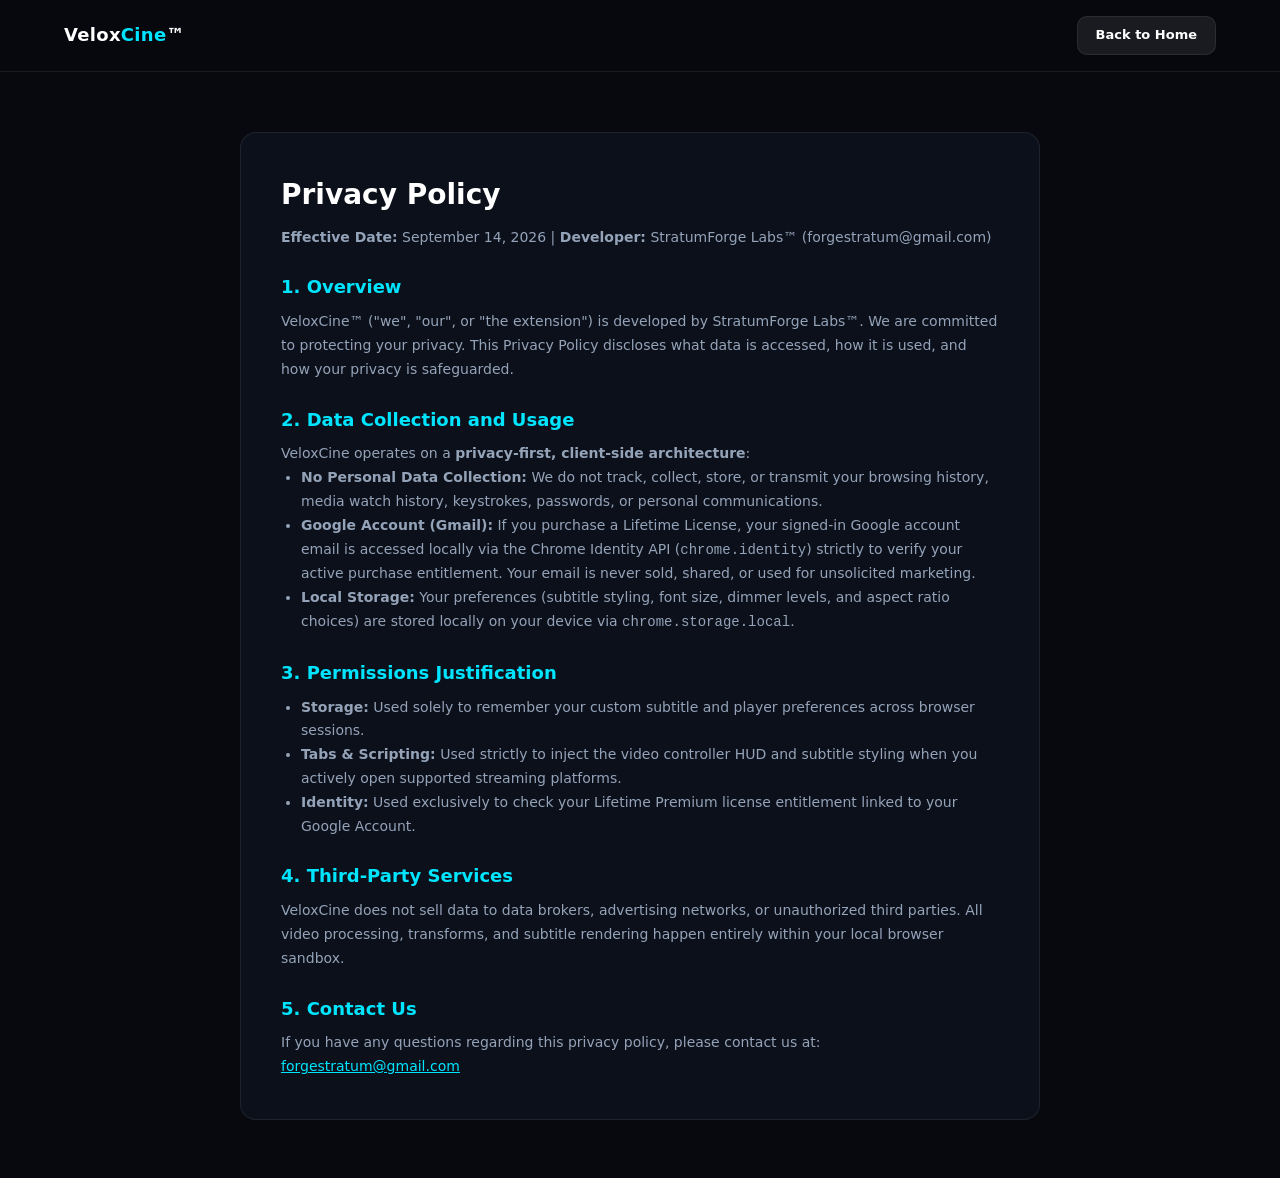
<file: privacy.html>
<!DOCTYPE html>
<html lang="en">
<head>
  <meta charset="UTF-8">
  <meta name="viewport" content="width=device-width, initial-scale=1.0">
  <title>Privacy Policy - VeloxCine&trade; by StratumForge Labs&trade;</title>
  <link rel="stylesheet" href="style.css">
  <style>
    .legal-content {
      max-width: 800px;
      margin: 60px auto;
      background: var(--bg-card);
      border: 1px solid var(--border);
      padding: 40px;
      border-radius: var(--radius);
    }
    .legal-content h1 { font-size: 28px; margin-bottom: 8px; color: #fff; }
    .legal-content h2 { font-size: 18px; margin: 24px 0 8px; color: var(--cyan); }
    .legal-content p, .legal-content li { font-size: 14px; color: var(--text-muted); line-height: 1.7; }
    .legal-content ul { padding-left: 20px; margin-bottom: 16px; }
  </style>
</head>
<body>
  <header class="navbar">
    <div class="nav-container">
      <a href="index.html" class="brand" style="text-decoration:none;">
        <span class="brand-name">Velox<span>Cine</span>&trade;</span>
      </a>
      <a href="index.html" class="btn btn-nav">Back to Home</a>
    </div>
  </header>

  <div class="container">
    <div class="legal-content">
      <h1>Privacy Policy</h1>
      <p><strong>Effective Date:</strong> September 14, 2026 | <strong>Developer:</strong> StratumForge Labs&trade; (forgestratum@gmail.com)</p>

      <h2>1. Overview</h2>
      <p>VeloxCine&trade; ("we", "our", or "the extension") is developed by StratumForge Labs&trade;. We are committed to protecting your privacy. This Privacy Policy discloses what data is accessed, how it is used, and how your privacy is safeguarded.</p>

      <h2>2. Data Collection and Usage</h2>
      <p>VeloxCine operates on a <strong>privacy-first, client-side architecture</strong>:</p>
      <ul>
        <li><strong>No Personal Data Collection:</strong> We do not track, collect, store, or transmit your browsing history, media watch history, keystrokes, passwords, or personal communications.</li>
        <li><strong>Google Account (Gmail):</strong> If you purchase a Lifetime License, your signed-in Google account email is accessed locally via the Chrome Identity API (<code>chrome.identity</code>) strictly to verify your active purchase entitlement. Your email is never sold, shared, or used for unsolicited marketing.</li>
        <li><strong>Local Storage:</strong> Your preferences (subtitle styling, font size, dimmer levels, and aspect ratio choices) are stored locally on your device via <code>chrome.storage.local</code>.</li>
      </ul>

      <h2>3. Permissions Justification</h2>
      <ul>
        <li><strong>Storage:</strong> Used solely to remember your custom subtitle and player preferences across browser sessions.</li>
        <li><strong>Tabs & Scripting:</strong> Used strictly to inject the video controller HUD and subtitle styling when you actively open supported streaming platforms.</li>
        <li><strong>Identity:</strong> Used exclusively to check your Lifetime Premium license entitlement linked to your Google Account.</li>
      </ul>

      <h2>4. Third-Party Services</h2>
      <p>VeloxCine does not sell data to data brokers, advertising networks, or unauthorized third parties. All video processing, transforms, and subtitle rendering happen entirely within your local browser sandbox.</p>

      <h2>5. Contact Us</h2>
      <p>If you have any questions regarding this privacy policy, please contact us at: <a href="mailto:forgestratum@gmail.com" style="color:var(--cyan);">forgestratum@gmail.com</a></p>
    </div>
  </div>
</body>
</html>
</file>
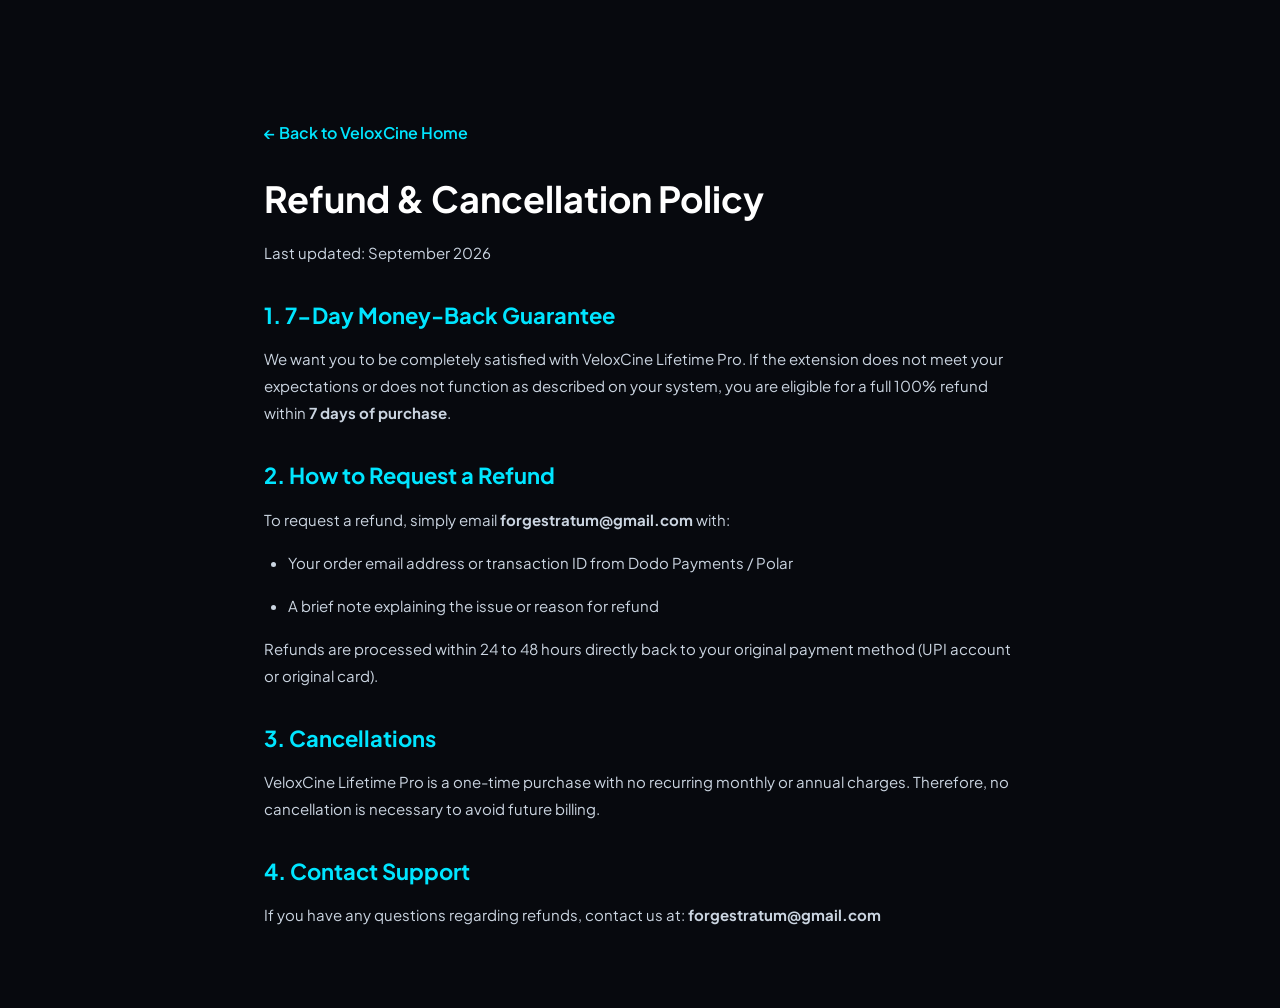
<file: refund.html>
<!DOCTYPE html>
<html lang="en">
<head>
  <meta charset="UTF-8">
  <meta name="viewport" content="width=device-width, initial-scale=1.0">
  <title>Refund & Cancellation Policy | VeloxCine</title>
  <link rel="icon" type="image/png" href="assets/icon128.png">
  <link rel="stylesheet" href="style.css">
  <link href="https://fonts.googleapis.com/css2?family=Plus+Jakarta+Sans:wght@400;500;600;700;800&display=swap" rel="stylesheet">
  <style>
    .legal-container { max-width: 800px; margin: 120px auto 80px; padding: 0 24px; color: #cbd5e1; }
    .legal-container h1 { font-size: 36px; color: #fff; margin-bottom: 12px; }
    .legal-container h2 { font-size: 22px; color: #00e5ff; margin-top: 32px; margin-bottom: 12px; }
    .legal-container p, .legal-container li { line-height: 1.8; font-size: 15px; margin-bottom: 16px; }
    .legal-container ul { padding-left: 24px; }
    .back-link { display: inline-block; color: #00e5ff; text-decoration: none; margin-bottom: 24px; font-weight: 600; }
  </style>
</head>
<body>
  <div class="legal-container">
    <a href="index.html" class="back-link">&larr; Back to VeloxCine Home</a>
    <h1>Refund & Cancellation Policy</h1>
    <p>Last updated: September 2026</p>
    
    <h2>1. 7-Day Money-Back Guarantee</h2>
    <p>We want you to be completely satisfied with VeloxCine Lifetime Pro. If the extension does not meet your expectations or does not function as described on your system, you are eligible for a full 100% refund within <strong>7 days of purchase</strong>.</p>

    <h2>2. How to Request a Refund</h2>
    <p>To request a refund, simply email <strong>forgestratum@gmail.com</strong> with:</p>
    <ul>
      <li>Your order email address or transaction ID from Dodo Payments / Polar</li>
      <li>A brief note explaining the issue or reason for refund</li>
    </ul>
    <p>Refunds are processed within 24 to 48 hours directly back to your original payment method (UPI account or original card).</p>

    <h2>3. Cancellations</h2>
    <p>VeloxCine Lifetime Pro is a one-time purchase with no recurring monthly or annual charges. Therefore, no cancellation is necessary to avoid future billing.</p>

    <h2>4. Contact Support</h2>
    <p>If you have any questions regarding refunds, contact us at: <strong>forgestratum@gmail.com</strong></p>
  </div>
</body>
</html>
</file>
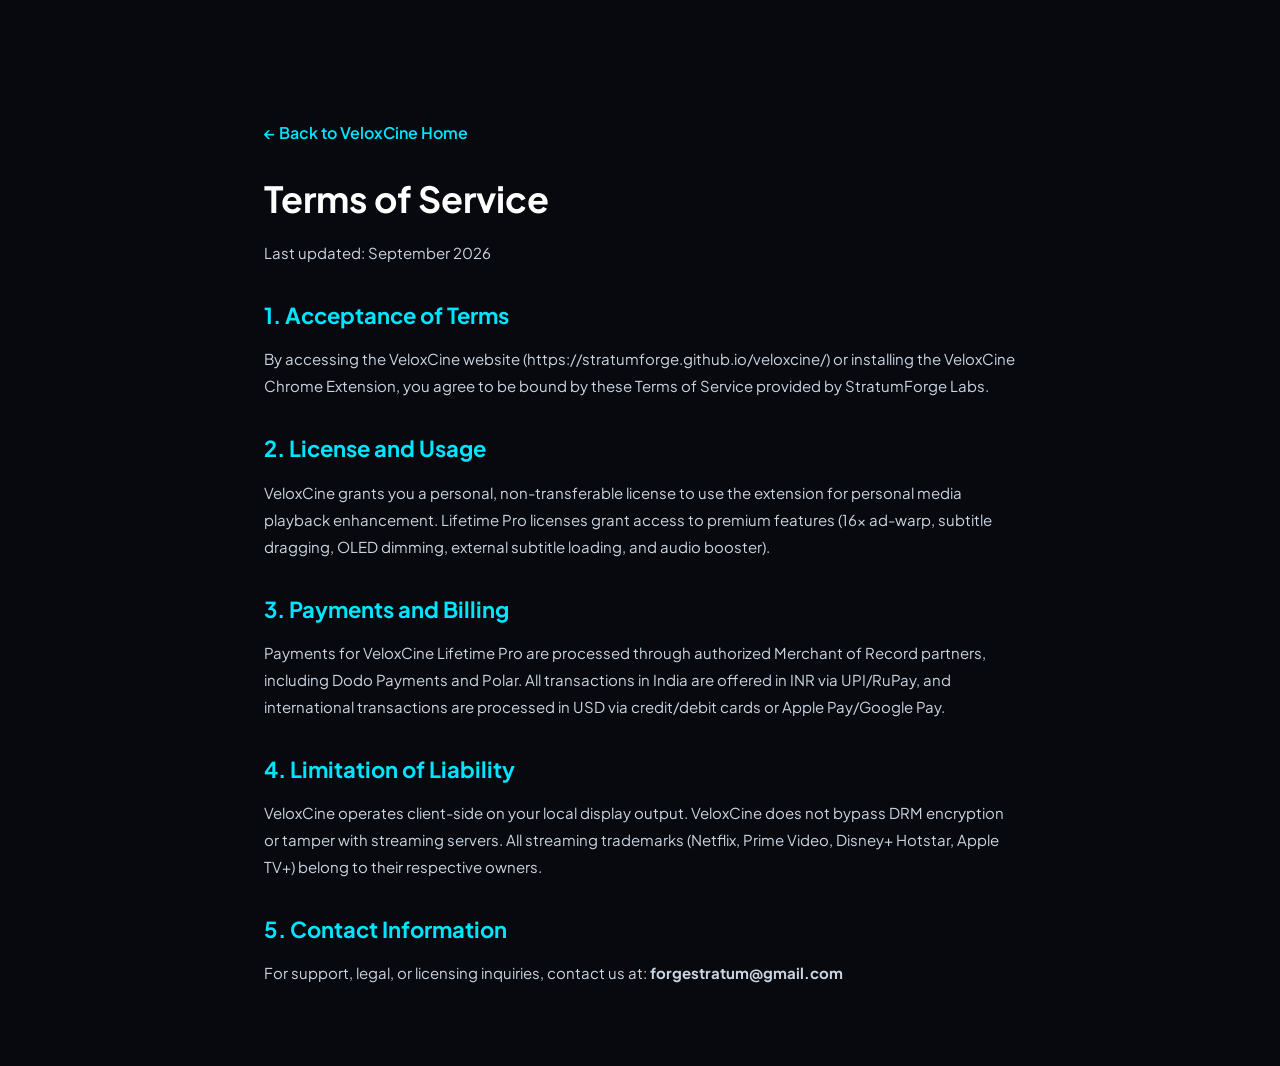
<file: terms.html>
<!DOCTYPE html>
<html lang="en">
<head>
  <meta charset="UTF-8">
  <meta name="viewport" content="width=device-width, initial-scale=1.0">
  <title>Terms of Service | VeloxCine</title>
  <link rel="icon" type="image/png" href="assets/icon128.png">
  <link rel="stylesheet" href="style.css">
  <link href="https://fonts.googleapis.com/css2?family=Plus+Jakarta+Sans:wght@400;500;600;700;800&display=swap" rel="stylesheet">
  <style>
    .legal-container { max-width: 800px; margin: 120px auto 80px; padding: 0 24px; color: #cbd5e1; }
    .legal-container h1 { font-size: 36px; color: #fff; margin-bottom: 12px; }
    .legal-container h2 { font-size: 22px; color: #00e5ff; margin-top: 32px; margin-bottom: 12px; }
    .legal-container p, .legal-container li { line-height: 1.8; font-size: 15px; margin-bottom: 16px; }
    .legal-container ul { padding-left: 24px; }
    .back-link { display: inline-block; color: #00e5ff; text-decoration: none; margin-bottom: 24px; font-weight: 600; }
  </style>
</head>
<body>
  <div class="legal-container">
    <a href="index.html" class="back-link">&larr; Back to VeloxCine Home</a>
    <h1>Terms of Service</h1>
    <p>Last updated: September 2026</p>
    
    <h2>1. Acceptance of Terms</h2>
    <p>By accessing the VeloxCine website (https://stratumforge.github.io/veloxcine/) or installing the VeloxCine Chrome Extension, you agree to be bound by these Terms of Service provided by StratumForge Labs.</p>

    <h2>2. License and Usage</h2>
    <p>VeloxCine grants you a personal, non-transferable license to use the extension for personal media playback enhancement. Lifetime Pro licenses grant access to premium features (16x ad-warp, subtitle dragging, OLED dimming, external subtitle loading, and audio booster).</p>

    <h2>3. Payments and Billing</h2>
    <p>Payments for VeloxCine Lifetime Pro are processed through authorized Merchant of Record partners, including Dodo Payments and Polar. All transactions in India are offered in INR via UPI/RuPay, and international transactions are processed in USD via credit/debit cards or Apple Pay/Google Pay.</p>

    <h2>4. Limitation of Liability</h2>
    <p>VeloxCine operates client-side on your local display output. VeloxCine does not bypass DRM encryption or tamper with streaming servers. All streaming trademarks (Netflix, Prime Video, Disney+ Hotstar, Apple TV+) belong to their respective owners.</p>

    <h2>5. Contact Information</h2>
    <p>For support, legal, or licensing inquiries, contact us at: <strong>forgestratum@gmail.com</strong></p>
  </div>
</body>
</html>
</file>
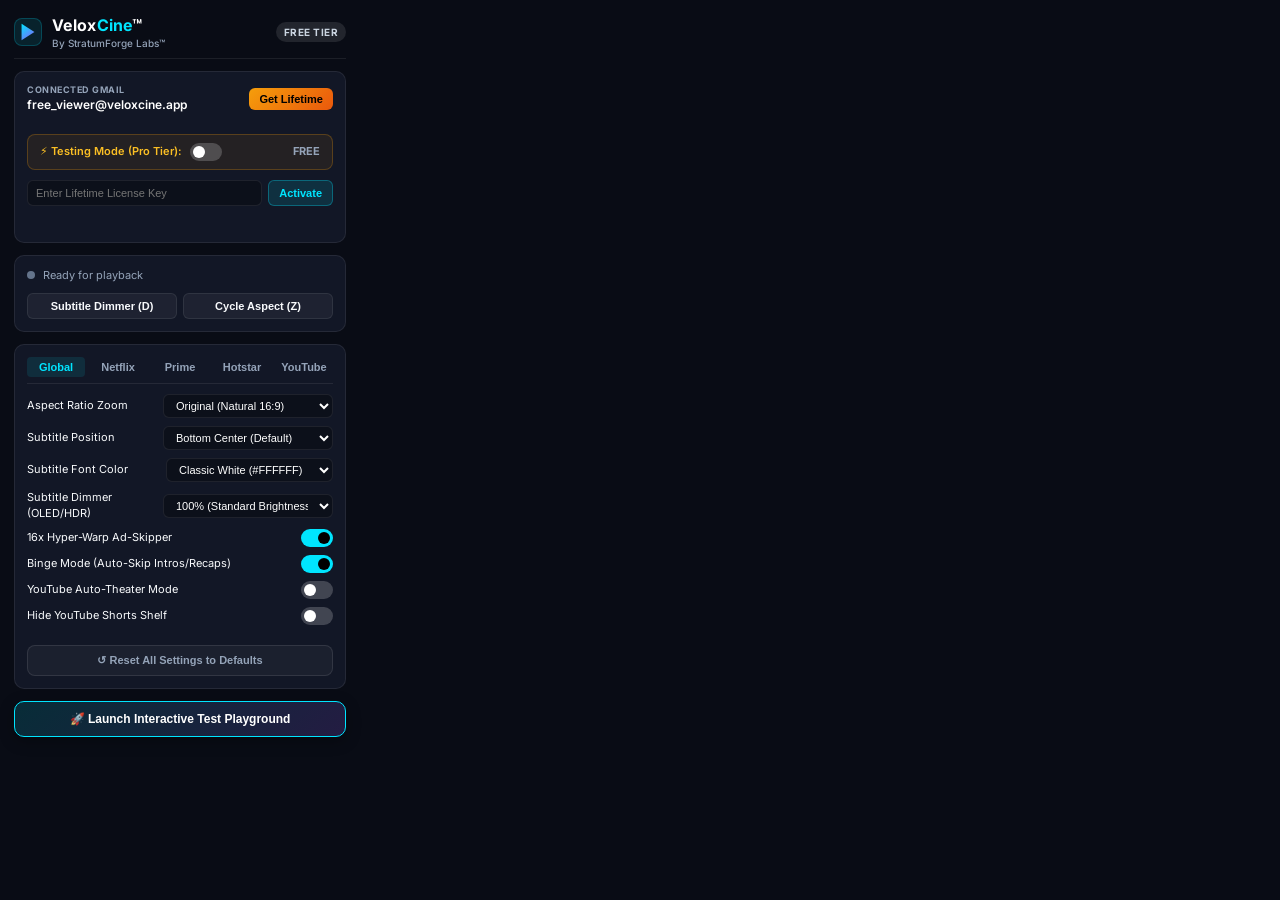
<file: popup/popup.html>
<!DOCTYPE html>
<html lang="en">
<head>
  <meta charset="UTF-8">
  <meta name="viewport" content="width=device-width, initial-scale=1.0">
  <title>VeloxCine&trade; Controller</title>
  <link rel="stylesheet" href="popup.css">
</head>
<body>
  <div class="vc-container">
    <!-- Header -->
    <header class="vc-header">
      <div class="vc-brand">
        <div class="vc-logo">
          <svg width="22" height="22" viewBox="0 0 24 24" fill="none">
            <path d="M5 3L19 12L5 21V3Z" fill="url(#vcGrad)"/>
            <defs>
              <linearGradient id="vcGrad" x1="5" y1="3" x2="19" y2="21" gradientUnits="userSpaceOnUse">
                <stop stop-color="#00e5ff"/>
                <stop offset="1" stop-color="#8b5cf6"/>
              </linearGradient>
            </defs>
          </svg>
        </div>
        <div>
          <h1 class="vc-title">Velox<span>Cine</span>&trade;</h1>
          <p class="vc-byline">By StratumForge Labs&trade;</p>
        </div>
      </div>
      <div class="vc-badge-tier" id="tier-badge">FREE TIER</div>
    </header>

    <!-- License & Account Card -->
    <section class="vc-card vc-account-card">
      <div class="vc-account-header">
        <div class="vc-account-info">
          <div class="vc-label">CONNECTED GMAIL</div>
          <div class="vc-email" id="user-email">forgestratum@gmail.com</div>
        </div>
        <button class="vc-btn-upgrade" id="btn-upgrade">Get Lifetime</button>
      </div>

      <!-- Developer Test Mode Switch -->
      <div class="vc-dev-toggle" style="display: flex; align-items: center; justify-content: space-between; margin-top: 10px; padding: 8px 12px; background: rgba(245, 158, 11, 0.08); border: 1px solid rgba(245, 158, 11, 0.25); border-radius: 8px;">
        <span class="vc-dev-label" style="font-size: 11px; font-weight: 600; color: #fbbf24;">⚡ Testing Mode (Pro Tier):</span>
        <label class="vc-switch">
          <input type="checkbox" id="dev-tier-toggle" checked>
          <span class="vc-slider"></span>
        </label>
        <span class="vc-dev-state" id="dev-tier-state" style="font-size: 11px; font-weight: 700; color: #fbbf24;">Premium</span>
      </div>

      <!-- License Activation Input -->
      <div class="vc-license-row">
        <input type="text" id="license-input" class="vc-input" placeholder="Enter Lifetime License Key">
        <button class="vc-btn vc-btn-secondary" id="btn-activate">Activate</button>
      </div>
      <div class="vc-msg" id="license-msg"></div>
    </section>

    <!-- Active Video Status -->
    <section class="vc-card vc-status-card">
      <div class="vc-status-row">
        <div class="vc-status-indicator" id="status-dot"></div>
        <div class="vc-status-text" id="status-text">Scanning for active streaming video...</div>
      </div>
      <div class="vc-quick-actions">
        <button class="vc-btn vc-btn-action" id="btn-toggle-dimmer">Subtitle Dimmer (D)</button>
        <button class="vc-btn vc-btn-action" id="btn-cycle-aspect">Cycle Aspect (Z)</button>
      </div>
    </section>

    <!-- Platform Settings Tabs (Netflix, Prime, Hotstar, YouTube, Global) -->
    <section class="vc-card vc-platform-card">
      <div class="vc-platform-tabs">
        <button class="vc-ptab active" data-platform="global">Global</button>
        <button class="vc-ptab" data-platform="netflix">Netflix</button>
        <button class="vc-ptab" data-platform="prime">Prime</button>
        <button class="vc-ptab" data-platform="hotstar">Hotstar</button>
        <button class="vc-ptab" data-platform="youtube">YouTube</button>
      </div>

      <div class="vc-platform-pane" id="platform-pane">
        <!-- Aspect Ratio Selection (Direct Dropdown) -->
        <div class="vc-setting-row">
          <label for="sel-aspect">Aspect Ratio Zoom</label>
          <select id="sel-aspect" class="vc-select">
            <option value="original">Original (Natural 16:9)</option>
            <option value="ultrawide">21:9 Ultrawide (Crop Black Bars)</option>
            <option value="crop169">16:9 Fill Screen</option>
            <option value="stretch">Stretch to Fit</option>
          </select>
        </div>

        <!-- Subtitle Position Selection (Direct Dropdown) -->
        <div class="vc-setting-row">
          <label for="sel-sub-pos">Subtitle Position</label>
          <select id="sel-sub-pos" class="vc-select">
            <option value="bottom-center">Bottom Center (Default)</option>
            <option value="top-center">Top Center</option>
            <option value="bottom-black-bar">Bottom Black Bar (Cinema)</option>
            <option value="top-black-bar">Top Black Bar</option>
          </select>
        </div>

        <!-- Subtitle Font Color (Direct Dropdown) -->
        <div class="vc-setting-row">
          <label for="sel-sub-color">Subtitle Font Color</label>
          <select id="sel-sub-color" class="vc-select">
            <option value="#ffffff">Classic White (#FFFFFF)</option>
            <option value="#ffe83f">Cinema Yellow (#FFE83F)</option>
            <option value="#00e5ff">Electric Cyan (#00E5FF)</option>
            <option value="#00ff66">Neon Green (#00FF66)</option>
            <option value="#ff6090">Pastel Pink (#FF6090)</option>
            <option value="#fbbf24">Warm Amber (#FBBF24)</option>
          </select>
        </div>

        <!-- Subtitle Dimmer (Direct Dropdown) -->
        <div class="vc-setting-row">
          <label for="sel-dimmer">Subtitle Dimmer (OLED/HDR)</label>
          <select id="sel-dimmer" class="vc-select">
            <option value="100">100% (Standard Brightness)</option>
            <option value="75">75% (Subtle Dim)</option>
            <option value="50">50% (Comfortable Dark)</option>
            <option value="30">30% (Eye-Saver HDR)</option>
          </select>
        </div>

        <div class="vc-setting-row">
          <label>16x Hyper-Warp Ad-Skipper</label>
          <label class="vc-switch">
            <input type="checkbox" id="chk-adwarp" checked>
            <span class="vc-slider"></span>
          </label>
        </div>

        <div class="vc-setting-row">
          <label>Binge Mode (Auto-Skip Intros/Recaps)</label>
          <label class="vc-switch">
            <input type="checkbox" id="chk-binge" checked>
            <span class="vc-slider"></span>
          </label>
        </div>

        <div class="vc-setting-row" id="row-yt-theater">
          <label>YouTube Auto-Theater Mode</label>
          <label class="vc-switch">
            <input type="checkbox" id="chk-yt-theater">
            <span class="vc-slider"></span>
          </label>
        </div>

        <div class="vc-setting-row" id="row-yt-shorts">
          <label>Hide YouTube Shorts Shelf</label>
          <label class="vc-switch">
            <input type="checkbox" id="chk-yt-shorts">
            <span class="vc-slider"></span>
          </label>
        </div>

        <!-- Reset to Defaults Button -->
        <button class="vc-btn vc-btn-reset" id="btn-reset-settings">
          ↺ Reset All Settings to Defaults
        </button>
      </div>
    </section>

    <!-- Test Playground Banner -->
    <footer class="vc-footer">
      <button class="vc-btn-playground" id="btn-playground">
        🚀 Launch Interactive Test Playground
      </button>
    </footer>
  </div>

  <!-- Upgrade Modal -->
  <div class="vc-modal-overlay" id="upgrade-modal" style="display:none;">
    <div class="vc-modal">
      <div class="vc-modal-header">
        <h3>Unlock VeloxCine&trade; Lifetime</h3>
        <button class="vc-icon-btn" id="btn-close-modal">✕</button>
      </div>
      <div class="vc-modal-body">
        <p class="vc-modal-desc">
          One-time payment forever. Tied to your Gmail account (forgestratum@gmail.com). Works across all browsers and upcoming Android TV / Fire TV apps.
        </p>
        <ul class="vc-perks-list">
          <li>⚡ 16x Hyper-Warp Ad-Skipping + Auto-Mute</li>
          <li>🎯 Freeform Drag & Drop Subtitles anywhere on screen</li>
          <li>💡 OLED / HDR Subtitle Dimmer (0%–100%)</li>
          <li>📁 Unlimited External Subtitle (.srt / .vtt) Loader</li>
          <li>🖥️ 21:9 Ultrawide Black Bar Eliminator & Pan-Zoom</li>
          <li>✨ GPU Super-Resolution Sharpening Shader</li>
          <li>🔊 600% Speech Dialogue & Audio Booster</li>
          <li>🍿 Automated Binge Mode (Skip Intros & Recaps)</li>
        </ul>
        <div class="vc-price-tag" id="popup-price-tag">
          <span id="popup-price-amount">₹399</span>
          <span id="popup-price-period">One-Time Lifetime (UPI & Cards)</span>
        </div>
        <button class="vc-btn-checkout" id="btn-checkout">Unlock Lifetime License</button>
      </div>
    </div>
  </div>

  <script src="../core/licensing.js"></script>
  <script src="popup.js"></script>
</body>
</html>
</file>
<file: style.css>
/* VeloxCine™ Official Website Stylesheet */
:root {
  --bg: #07090e;
  --bg-card: rgba(15, 20, 34, 0.7);
  --border: rgba(255, 255, 255, 0.08);
  --border-glow: rgba(0, 229, 255, 0.3);
  --cyan: #00e5ff;
  --purple: #8b5cf6;
  --gold: #f59e0b;
  --text: #f8fafc;
  --text-muted: #94a3b8;
  --radius: 16px;
}

* {
  box-sizing: border-box;
  margin: 0;
  padding: 0;
}

html {
  scroll-behavior: smooth;
}

body {
  background-color: var(--bg);
  color: var(--text);
  font-family: 'Plus Jakarta Sans', system-ui, -apple-system, sans-serif;
  line-height: 1.6;
  overflow-x: hidden;
  position: relative;
}

/* Ambient Glow Orbs */
.ambient-glow {
  position: absolute;
  border-radius: 50%;
  filter: blur(140px);
  pointer-events: none;
  z-index: 0;
}

.glow-1 {
  width: 500px;
  height: 500px;
  background: radial-gradient(circle, rgba(0, 229, 255, 0.15), transparent 70%);
  top: -100px;
  left: 20%;
}

.glow-2 {
  width: 600px;
  height: 600px;
  background: radial-gradient(circle, rgba(139, 92, 246, 0.12), transparent 70%);
  top: 400px;
  right: 5%;
}

.container {
  max-width: 1200px;
  margin: 0 auto;
  padding: 0 24px;
  position: relative;
  z-index: 1;
}

/* Navbar */
.navbar {
  position: sticky;
  top: 0;
  z-index: 100;
  background: rgba(7, 9, 14, 0.8);
  backdrop-filter: blur(16px);
  border-bottom: 1px solid var(--border);
  padding: 16px 0;
}

.nav-container {
  max-width: 1200px;
  margin: 0 auto;
  padding: 0 24px;
  display: flex;
  align-items: center;
  justify-content: space-between;
}

.brand {
  display: flex;
  align-items: center;
  gap: 12px;
}

.brand-badge-logo {
  width: 36px;
  height: 36px;
  background: rgba(0, 229, 255, 0.1);
  border: 1px solid var(--border-glow);
  border-radius: 10px;
  display: flex;
  align-items: center;
  justify-content: center;
  box-shadow: 0 0 15px rgba(0, 229, 255, 0.2);
}

.brand-text {
  display: flex;
  flex-direction: column;
}

.brand-name {
  font-size: 18px;
  font-weight: 800;
  letter-spacing: 0.3px;
  color: #fff;
}

.brand-name span {
  color: var(--cyan);
}

.brand-studio {
  font-size: 11px;
  color: var(--text-muted);
  font-weight: 500;
}

.nav-links {
  display: flex;
  align-items: center;
  gap: 28px;
}

.nav-links a {
  color: var(--text-muted);
  text-decoration: none;
  font-size: 14px;
  font-weight: 600;
  transition: color 0.2s;
}

.nav-links a:hover {
  color: #fff;
}

/* Buttons */
.btn {
  display: inline-flex;
  align-items: center;
  justify-content: center;
  gap: 8px;
  padding: 12px 24px;
  border-radius: 10px;
  font-size: 14px;
  font-weight: 700;
  text-decoration: none;
  cursor: pointer;
  transition: all 0.25s cubic-bezier(0.16, 1, 0.3, 1);
  border: 1px solid transparent;
}

.btn-nav {
  padding: 8px 18px;
  font-size: 13px;
  background: rgba(255, 255, 255, 0.08);
  border-color: var(--border);
  color: #fff;
}

.btn-nav:hover {
  background: rgba(255, 255, 255, 0.16);
  border-color: rgba(255, 255, 255, 0.25);
}

.btn-primary {
  background: linear-gradient(135deg, var(--cyan) 0%, #0099ff 100%);
  color: #000;
  box-shadow: 0 4px 20px rgba(0, 229, 255, 0.35);
}

.btn-primary:hover {
  transform: translateY(-2px);
  box-shadow: 0 8px 30px rgba(0, 229, 255, 0.5);
}

.btn-secondary {
  background: rgba(255, 255, 255, 0.06);
  border-color: var(--border);
  color: #fff;
}

.btn-secondary:hover {
  background: rgba(255, 255, 255, 0.12);
  border-color: rgba(255, 255, 255, 0.25);
  transform: translateY(-2px);
}

.btn-outline {
  background: transparent;
  border-color: var(--border);
  color: #fff;
  width: 100%;
}

.btn-outline:hover {
  background: rgba(255, 255, 255, 0.08);
}

.btn-block {
  width: 100%;
}

/* Hero Section */
.hero {
  padding: 90px 0 60px;
  text-align: center;
  position: relative;
}

.hero-badge {
  display: inline-flex;
  align-items: center;
  gap: 8px;
  background: rgba(0, 229, 255, 0.08);
  border: 1px solid rgba(0, 229, 255, 0.25);
  padding: 6px 16px;
  border-radius: 30px;
  font-size: 13px;
  font-weight: 600;
  color: var(--cyan);
  margin-bottom: 24px;
}

.pulse-dot {
  width: 8px;
  height: 8px;
  border-radius: 50%;
  background: var(--cyan);
  box-shadow: 0 0 10px var(--cyan);
  animation: pulse 2s infinite;
}

@keyframes pulse {
  0% { transform: scale(0.95); opacity: 0.8; }
  50% { transform: scale(1.3); opacity: 1; }
  100% { transform: scale(0.95); opacity: 0.8; }
}

.hero-title {
  font-size: 56px;
  font-weight: 800;
  letter-spacing: -1.5px;
  line-height: 1.15;
  margin-bottom: 20px;
  color: #fff;
}

.gradient-text {
  background: linear-gradient(135deg, #ffffff 10%, var(--cyan) 60%, var(--purple) 100%);
  -webkit-background-clip: text;
  -webkit-text-fill-color: transparent;
}

.hero-subtitle {
  font-size: 18px;
  color: var(--text-muted);
  max-width: 740px;
  margin: 0 auto 36px;
  line-height: 1.6;
}

.hero-cta-group {
  display: flex;
  align-items: center;
  justify-content: center;
  gap: 16px;
  margin-bottom: 48px;
}

/* Platforms Bar */
.platforms-bar {
  display: flex;
  flex-direction: column;
  align-items: center;
  gap: 12px;
  border-top: 1px solid var(--border);
  padding-top: 24px;
}

.platforms-label {
  font-size: 12px;
  font-weight: 600;
  text-transform: uppercase;
  letter-spacing: 1px;
  color: var(--text-muted);
}

.platforms-list {
  display: flex;
  flex-wrap: wrap;
  align-items: center;
  justify-content: center;
  gap: 10px;
}

.platform-tag {
  background: rgba(255, 255, 255, 0.04);
  border: 1px solid var(--border);
  padding: 6px 14px;
  border-radius: 20px;
  font-size: 12px;
  font-weight: 600;
  color: #cbd5e1;
}

/* Interactive Simulator Section */
.demo-section {
  padding: 80px 0;
}

.section-header {
  text-align: center;
  max-width: 680px;
  margin: 0 auto 40px;
}

.section-badge {
  font-size: 11px;
  font-weight: 800;
  letter-spacing: 1px;
  color: var(--cyan);
  text-transform: uppercase;
  margin-bottom: 8px;
  display: inline-block;
}

.section-title {
  font-size: 36px;
  font-weight: 800;
  letter-spacing: -0.5px;
  color: #fff;
  margin-bottom: 12px;
}

.section-desc {
  font-size: 16px;
  color: var(--text-muted);
}

.simulator-card {
  background: #000;
  border: 1px solid var(--border);
  border-radius: var(--radius);
  overflow: hidden;
  box-shadow: 0 25px 80px rgba(0, 0, 0, 0.9), 0 0 30px rgba(0, 229, 255, 0.1);
}

.sim-toolbar {
  background: #0f1422;
  border-bottom: 1px solid var(--border);
  padding: 12px 20px;
  display: flex;
  align-items: center;
  justify-content: space-between;
  flex-wrap: wrap;
  gap: 12px;
}

.sim-brand {
  display: flex;
  align-items: center;
  gap: 8px;
  font-size: 13px;
  font-weight: 700;
  color: #fff;
}

.sim-status-dot {
  width: 8px;
  height: 8px;
  border-radius: 50%;
  background: var(--cyan);
  box-shadow: 0 0 8px var(--cyan);
}

.sim-controls {
  display: flex;
  align-items: center;
  gap: 8px;
}

.sim-btn {
  background: rgba(255, 255, 255, 0.06);
  border: 1px solid var(--border);
  color: var(--text);
  padding: 6px 12px;
  border-radius: 6px;
  font-size: 12px;
  font-weight: 600;
  cursor: pointer;
  transition: all 0.2s;
}

.sim-btn:hover {
  background: rgba(255, 255, 255, 0.12);
}

.sim-btn.active {
  background: rgba(0, 229, 255, 0.15);
  border-color: var(--cyan);
  color: var(--cyan);
}

.btn-warp-trigger {
  background: rgba(245, 158, 11, 0.15);
  border-color: var(--gold);
  color: var(--gold);
}

.btn-warp-trigger:hover {
  background: rgba(245, 158, 11, 0.25);
}

/* Simulator Screen */
.sim-screen-wrap {
  width: 100%;
  min-height: 480px;
  background: #000;
  display: flex;
  align-items: center;
  justify-content: center;
  position: relative;
  overflow: hidden;
  transition: all 0.3s ease;
}

.sim-screen-wrap.aspect-16-9 {
  aspect-ratio: 16 / 9;
}

.sim-screen-wrap.aspect-21-9 {
  aspect-ratio: 21 / 9;
}

.sim-video-art {
  width: 100%;
  height: 100%;
  position: relative;
  background: linear-gradient(135deg, #090c17 0%, #151a2e 50%, #07090e 100%);
  display: flex;
  align-items: center;
  justify-content: center;
  transition: transform 0.3s cubic-bezier(0.16, 1, 0.3, 1);
}

.sim-video-art.crop-aspect {
  transform: scale(1.33);
}

.art-overlay-cinema {
  position: absolute;
  top: 0; left: 0; right: 0; bottom: 0;
  background: radial-gradient(circle at 60% 40%, rgba(0, 229, 255, 0.2) 0%, transparent 60%),
              radial-gradient(circle at 30% 70%, rgba(139, 92, 246, 0.25) 0%, transparent 50%);
  pointer-events: none;
}

.sim-scene-elements {
  position: absolute;
  top: 24px;
  left: 24px;
  display: flex;
  flex-direction: column;
  gap: 6px;
  pointer-events: none;
}

.scene-badge {
  font-size: 10px;
  font-weight: 700;
  background: rgba(0, 0, 0, 0.6);
  border: 1px solid var(--border);
  padding: 3px 8px;
  border-radius: 4px;
  color: var(--cyan);
  align-self: flex-start;
  letter-spacing: 0.5px;
}

.scene-title {
  font-size: 22px;
  font-weight: 800;
  letter-spacing: 0.5px;
  color: #fff;
  text-shadow: 0 2px 10px rgba(0, 0, 0, 0.8);
}

/* Draggable Subtitle Box */
.sim-subtitle-box {
  position: absolute;
  bottom: 12%;
  left: 50%;
  transform: translateX(-50%);
  background: rgba(0, 0, 0, 0.35);
  border: 1px dashed rgba(0, 229, 255, 0.4);
  padding: 8px 16px;
  border-radius: 8px;
  cursor: grab;
  user-select: none;
  transition: border-color 0.2s, background 0.2s, filter 0.2s;
  z-index: 10;
}

.sim-subtitle-box:active {
  cursor: grabbing;
}

.sim-subtitle-box:hover {
  border-color: var(--cyan);
  background: rgba(0, 229, 255, 0.1);
  box-shadow: 0 0 20px rgba(0, 229, 255, 0.3);
}

.sim-sub-handle {
  position: absolute;
  top: -12px;
  left: 50%;
  transform: translateX(-50%);
  background: var(--cyan);
  color: #000;
  font-size: 9px;
  font-weight: 800;
  padding: 1px 6px;
  border-radius: 3px;
  letter-spacing: 0.5px;
  pointer-events: none;
}

.sim-sub-text {
  font-size: 26px;
  font-weight: 600;
  color: #fff;
  text-shadow: 0 2px 4px rgba(0,0,0,0.9), 0 0 8px rgba(0,0,0,0.8);
  pointer-events: none;
  transition: color 0.2s, font-size 0.2s;
}

/* Simulated Ad Break */
.sim-ad-overlay {
  position: absolute;
  top: 0; left: 0; right: 0; bottom: 0;
  background: rgba(0, 0, 0, 0.85);
  backdrop-filter: blur(8px);
  z-index: 40;
  display: none;
  align-items: center;
  justify-content: center;
}

.sim-ad-overlay.show {
  display: flex;
}

.sim-ad-modal {
  background: #121829;
  border: 1px solid var(--gold);
  padding: 24px 32px;
  border-radius: 12px;
  text-align: center;
  box-shadow: 0 10px 40px rgba(245, 158, 11, 0.3);
  display: flex;
  flex-direction: column;
  gap: 10px;
}

.ad-tag {
  font-size: 14px;
  font-weight: 800;
  color: var(--gold);
}

.ad-speed-meter {
  font-family: 'JetBrains Mono', monospace;
  font-size: 16px;
  font-weight: 700;
  color: var(--cyan);
}

.ad-muted-tag {
  font-size: 12px;
  color: var(--text-muted);
}

.btn-sim-skip {
  background: var(--gold);
  color: #000;
  font-weight: 700;
  border: none;
  padding: 8px 16px;
  border-radius: 6px;
  cursor: pointer;
  margin-top: 6px;
}

/* Simulator Footer Controls */
.sim-footer-controls {
  background: #0f1422;
  border-top: 1px solid var(--border);
  padding: 14px 20px;
  display: flex;
  align-items: center;
  justify-content: space-between;
  flex-wrap: wrap;
  gap: 20px;
}

.sim-slider-group {
  display: flex;
  align-items: center;
  gap: 10px;
  font-size: 13px;
  color: var(--text-muted);
}

.sim-slider-group input[type="range"] {
  width: 120px;
  cursor: pointer;
}

.sim-slider-val {
  font-family: 'JetBrains Mono', monospace;
  font-size: 12px;
  color: var(--cyan);
  font-weight: 600;
  min-width: 40px;
}

.sim-colors-group {
  display: flex;
  align-items: center;
  gap: 10px;
  font-size: 13px;
  color: var(--text-muted);
}

.sim-palette {
  display: flex;
  gap: 8px;
}

.sim-color-dot {
  width: 20px;
  height: 20px;
  border-radius: 50%;
  cursor: pointer;
  border: 2px solid transparent;
  transition: transform 0.15s;
}

.sim-color-dot:hover {
  transform: scale(1.2);
}

.sim-color-dot.active {
  border-color: #fff;
}

/* Features Grid */
.features-section {
  padding: 80px 0;
  background: rgba(15, 20, 34, 0.4);
}

.features-grid {
  display: grid;
  grid-template-columns: repeat(3, 1fr);
  gap: 24px;
}

.feature-card {
  background: var(--bg-card);
  border: 1px solid var(--border);
  border-radius: var(--radius);
  padding: 28px;
  display: flex;
  flex-direction: column;
  gap: 14px;
  transition: all 0.3s cubic-bezier(0.16, 1, 0.3, 1);
}

.feature-card:hover {
  transform: translateY(-4px);
  border-color: rgba(255, 255, 255, 0.2);
  box-shadow: 0 15px 40px rgba(0, 0, 0, 0.6);
}

.feature-icon {
  width: 44px;
  height: 44px;
  border-radius: 12px;
  display: flex;
  align-items: center;
  justify-content: center;
  font-size: 20px;
}

.icon-cyan { background: rgba(0, 229, 255, 0.12); color: var(--cyan); border: 1px solid rgba(0, 229, 255, 0.3); }
.icon-purple { background: rgba(139, 92, 246, 0.12); color: var(--purple); border: 1px solid rgba(139, 92, 246, 0.3); }
.icon-gold { background: rgba(245, 158, 11, 0.12); color: var(--gold); border: 1px solid rgba(245, 158, 11, 0.3); }
.icon-blue { background: rgba(59, 130, 246, 0.12); color: #60a5fa; border: 1px solid rgba(59, 130, 246, 0.3); }
.icon-emerald { background: rgba(16, 185, 129, 0.12); color: #34d399; border: 1px solid rgba(16, 185, 129, 0.3); }
.icon-rose { background: rgba(244, 63, 94, 0.12); color: #fb7185; border: 1px solid rgba(244, 63, 94, 0.3); }

.feature-title {
  font-size: 18px;
  font-weight: 700;
  color: #fff;
}

.feature-desc {
  font-size: 14px;
  color: var(--text-muted);
  line-height: 1.6;
}

/* Pricing Section */
.pricing-section {
  padding: 80px 0;
}

.pricing-grid {
  display: grid;
  grid-template-columns: 1fr 1fr;
  gap: 28px;
  max-width: 900px;
  margin: 0 auto;
}

.pricing-card {
  background: var(--bg-card);
  border: 1px solid var(--border);
  border-radius: var(--radius);
  padding: 36px;
  display: flex;
  flex-direction: column;
  gap: 24px;
  position: relative;
}

.pricing-card.popular {
  border-color: var(--gold);
  box-shadow: 0 20px 60px rgba(245, 158, 11, 0.15);
  background: linear-gradient(180deg, rgba(245, 158, 11, 0.06) 0%, rgba(15, 20, 34, 0.8) 100%);
}

.popular-badge {
  position: absolute;
  top: -12px;
  left: 50%;
  transform: translateX(-50%);
  background: linear-gradient(135deg, var(--gold), #ea580c);
  color: #000;
  font-size: 11px;
  font-weight: 800;
  letter-spacing: 0.5px;
  padding: 4px 14px;
  border-radius: 20px;
}

.card-header .tier-name {
  font-size: 18px;
  font-weight: 700;
  color: #fff;
  display: block;
  margin-bottom: 8px;
}

.card-header .price {
  font-size: 44px;
  font-weight: 800;
  color: #fff;
  letter-spacing: -1px;
}

.card-header .price span {
  font-size: 14px;
  color: var(--text-muted);
  font-weight: 500;
}

.card-header .tier-desc {
  font-size: 13px;
  color: var(--text-muted);
  margin-top: 6px;
}

.perks-list {
  list-style: none;
  display: flex;
  flex-direction: column;
  gap: 12px;
  font-size: 14px;
  color: #cbd5e1;
}

/* FAQ Section */
.faq-section {
  padding: 80px 0;
  background: rgba(15, 20, 34, 0.4);
}

.faq-grid {
  display: grid;
  grid-template-columns: 1fr 1fr;
  gap: 24px;
  max-width: 1000px;
  margin: 0 auto;
}

.faq-item {
  background: var(--bg-card);
  border: 1px solid var(--border);
  padding: 24px;
  border-radius: 12px;
  display: flex;
  flex-direction: column;
  gap: 8px;
}

.faq-item h4 {
  font-size: 16px;
  font-weight: 700;
  color: #fff;
}

.faq-item p {
  font-size: 14px;
  color: var(--text-muted);
  line-height: 1.6;
}

/* Download Section */
.download-section {
  padding: 80px 0;
  text-align: center;
}

.download-box {
  background: linear-gradient(135deg, rgba(0, 229, 255, 0.08), rgba(139, 92, 246, 0.12));
  border: 1px solid var(--border-glow);
  padding: 48px 32px;
  border-radius: 20px;
  max-width: 800px;
}

.download-box h2 {
  font-size: 32px;
  font-weight: 800;
  color: #fff;
  margin-bottom: 8px;
}

.download-box p {
  font-size: 15px;
  color: var(--text-muted);
  margin-bottom: 32px;
}

.install-steps {
  display: grid;
  grid-template-columns: repeat(3, 1fr);
  gap: 16px;
  text-align: left;
}

.step {
  background: rgba(0, 0, 0, 0.35);
  border: 1px solid var(--border);
  padding: 16px;
  border-radius: 10px;
}

.step-num {
  width: 24px;
  height: 24px;
  background: var(--cyan);
  color: #000;
  font-weight: 800;
  font-size: 12px;
  border-radius: 50%;
  display: flex;
  align-items: center;
  justify-content: center;
  margin-bottom: 8px;
}

.step-text {
  font-size: 13px;
  color: #cbd5e1;
  line-height: 1.5;
}

.step-text code {
  background: rgba(255, 255, 255, 0.1);
  padding: 2px 6px;
  border-radius: 4px;
  font-family: 'JetBrains Mono', monospace;
  font-size: 11px;
}

/* Footer */
.footer {
  border-top: 1px solid var(--border);
  padding: 40px 0;
  text-align: center;
}

.footer-brand {
  display: flex;
  flex-direction: column;
  align-items: center;
  gap: 12px;
}

.footer-copyright {
  font-size: 12px;
  color: var(--text-muted);
  max-width: 600px;
}

/* Responsive */
@media (max-width: 900px) {
  .hero-title { font-size: 40px; }
  .features-grid, .pricing-grid, .faq-grid, .install-steps { grid-template-columns: 1fr; }
  .nav-links { display: none; }
}

/* Brand Logo Styling */
.brand-logo-img {
  width: 28px;
  height: 28px;
  border-radius: 8px;
  object-fit: cover;
  box-shadow: 0 0 12px rgba(0, 229, 255, 0.4);
}

.hero-brand-emblem {
  margin-bottom: 24px;
  display: flex;
  justify-content: center;
}

.hero-logo-large {
  width: 140px;
  height: 140px;
  border-radius: 28px;
  box-shadow: 0 0 40px rgba(0, 229, 255, 0.35), 0 0 80px rgba(139, 92, 246, 0.25);
  border: 1px solid rgba(255, 255, 255, 0.15);
  transition: transform 0.4s cubic-bezier(0.16, 1, 0.3, 1), box-shadow 0.4s ease;
}

.hero-logo-large:hover {
  transform: translateY(-4px) scale(1.03);
  box-shadow: 0 0 50px rgba(0, 229, 255, 0.5), 0 0 100px rgba(139, 92, 246, 0.35);
}

/* Gallery Section */
.gallery-section {
  padding: 80px 0;
  position: relative;
  z-index: 2;
}

.gallery-grid {
  display: grid;
  grid-template-columns: repeat(2, 1fr);
  gap: 28px;
  margin-top: 40px;
}

.gallery-card {
  background: var(--bg-card);
  border: 1px solid var(--border);
  border-radius: 18px;
  overflow: hidden;
  transition: transform 0.3s ease, border-color 0.3s ease, box-shadow 0.3s ease;
  display: flex;
  flex-direction: column;
}

.gallery-card:hover {
  transform: translateY(-6px);
  border-color: rgba(0, 229, 255, 0.4);
  box-shadow: 0 20px 40px rgba(0, 0, 0, 0.6), 0 0 25px rgba(0, 229, 255, 0.2);
}

.gallery-img-wrap {
  position: relative;
  width: 100%;
  aspect-ratio: 16 / 9;
  background: #000;
  overflow: hidden;
  cursor: pointer;
}

.gallery-img {
  width: 100%;
  height: 100%;
  object-fit: cover;
  transition: transform 0.4s ease;
}

.gallery-card:hover .gallery-img {
  transform: scale(1.04);
}

.gallery-tag {
  position: absolute;
  top: 14px;
  left: 14px;
  background: rgba(10, 14, 23, 0.85);
  backdrop-filter: blur(8px);
  border: 1px solid rgba(0, 229, 255, 0.4);
  color: #00e5ff;
  font-size: 11px;
  font-weight: 700;
  padding: 4px 12px;
  border-radius: 999px;
  letter-spacing: 0.5px;
  text-transform: uppercase;
}

.gallery-info {
  padding: 24px;
  flex: 1;
  display: flex;
  flex-direction: column;
}

.gallery-title {
  font-size: 18px;
  font-weight: 700;
  color: #fff;
  margin-bottom: 8px;
}

.gallery-desc {
  font-size: 14px;
  color: var(--text-muted);
  line-height: 1.6;
}

/* Lightbox Modal */
.lightbox-modal {
  display: none;
  position: fixed;
  inset: 0;
  z-index: 10000;
  background: rgba(0, 0, 0, 0.92);
  backdrop-filter: blur(12px);
  align-items: center;
  justify-content: center;
  cursor: pointer;
}

.lightbox-modal.active {
  display: flex;
}

.lightbox-img {
  max-width: 90vw;
  max-height: 88vh;
  border-radius: 12px;
  border: 1px solid rgba(0, 229, 255, 0.3);
  box-shadow: 0 0 60px rgba(0, 229, 255, 0.3);
}

.lightbox-close {
  position: absolute;
  top: 24px;
  right: 32px;
  font-size: 40px;
  color: #fff;
  cursor: pointer;
  line-height: 1;
  transition: color 0.2s;
}

.lightbox-close:hover {
  color: #00e5ff;
}

.footer-links {
  display: flex;
  gap: 20px;
  margin-top: 16px;
}

.footer-links a {
  color: var(--text-muted);
  text-decoration: none;
  font-size: 13px;
  transition: color 0.2s;
}

.footer-links a:hover {
  color: #00e5ff;
}

@media (max-width: 900px) {
  .gallery-grid {
    grid-template-columns: 1fr;
  }
}
/* Geolocation & Currency Toggle Banner */
.pricing-region-banner {
  display: flex;
  justify-content: space-between;
  align-items: center;
  background: rgba(15, 23, 42, 0.7);
  border: 1px solid rgba(0, 229, 255, 0.25);
  border-radius: 16px;
  padding: 14px 22px;
  margin-bottom: 32px;
  backdrop-filter: blur(12px);
  box-shadow: 0 4px 20px rgba(0, 0, 0, 0.4);
}

.region-detected {
  display: flex;
  align-items: center;
  gap: 12px;
}

.region-icon {
  font-size: 24px;
}

.region-text {
  font-size: 14px;
  color: #e2e8f0;
}

.region-text strong {
  color: #00e5ff;
}

.currency-toggle {
  display: flex;
  background: rgba(0, 0, 0, 0.4);
  border-radius: 999px;
  padding: 4px;
  border: 1px solid rgba(255, 255, 255, 0.1);
}

.curr-btn {
  background: transparent;
  border: none;
  color: var(--text-muted);
  font-family: inherit;
  font-size: 13px;
  font-weight: 600;
  padding: 6px 16px;
  border-radius: 999px;
  cursor: pointer;
  transition: all 0.2s ease;
}

.curr-btn.active {
  background: linear-gradient(135deg, #00e5ff, #8b5cf6);
  color: #fff;
  box-shadow: 0 0 16px rgba(0, 229, 255, 0.4);
}

/* Anti-VPN Notice Box */
.vpn-notice-box {
  margin-top: 32px;
  background: rgba(15, 23, 42, 0.5);
  border: 1px dashed rgba(139, 92, 246, 0.4);
  border-radius: 14px;
  padding: 18px 24px;
}

.vpn-notice-content {
  display: flex;
  align-items: flex-start;
  gap: 14px;
}

.vpn-shield-icon {
  font-size: 26px;
  line-height: 1;
}

.vpn-text strong {
  color: #e2e8f0;
  font-size: 13px;
  display: block;
  margin-bottom: 4px;
}

.vpn-text p {
  color: var(--text-muted);
  font-size: 13px;
  line-height: 1.5;
  margin: 0;
}

@media (max-width: 768px) {
  .pricing-region-banner {
    flex-direction: column;
    gap: 16px;
    align-items: flex-start;
  }
}

/* Refined Brand Logo */
.brand-logo-img {
  width: 38px;
  height: 38px;
  border-radius: 10px;
  object-fit: cover;
  border: 1px solid rgba(0, 229, 255, 0.4);
  box-shadow: 0 0 16px rgba(0, 229, 255, 0.35);
  display: block;
}

.sim-controls {
  display: flex;
  align-items: center;
  gap: 8px;
  flex-wrap: wrap;
}

.btn-warp-trigger {
  white-space: nowrap;
}

/* Trademark Sup Styling */
.tm {
  font-size: 0.58em;
  font-weight: 700;
  vertical-align: super;
  margin-left: 2px;
  color: var(--cyan);
}

/* Feature Icon SVGs */
.feature-icon svg {
  display: block;
}
</file>
<file: popup/popup.css>
/* VeloxCine™ Popup Styles */
@import url('https://fonts.googleapis.com/css2?family=Inter:wght@400;500;600;700&family=JetBrains+Mono:wght@500&display=swap');

:root {
  --vc-bg: #090c15;
  --vc-surface: #121726;
  --vc-surface-hover: #1c2236;
  --vc-border: rgba(255, 255, 255, 0.08);
  --vc-accent: #00e5ff;
  --vc-accent-glow: rgba(0, 229, 255, 0.3);
  --vc-purple: #8b5cf6;
  --vc-gold: #fbbf24;
  --vc-text: #f8fafc;
  --vc-text-dim: #94a3b8;
  --vc-radius: 10px;
}

* {
  box-sizing: border-box;
  margin: 0;
  padding: 0;
}

body {
  width: 360px;
  background-color: var(--vc-bg);
  color: var(--vc-text);
  font-family: 'Inter', system-ui, sans-serif;
  font-size: 13px;
  line-height: 1.4;
  overflow-x: hidden;
  user-select: none;
}

.vc-container {
  padding: 14px;
  display: flex;
  flex-direction: column;
  gap: 12px;
}

/* Header */
.vc-header {
  display: flex;
  align-items: center;
  justify-content: space-between;
  padding-bottom: 8px;
  border-bottom: 1px solid var(--vc-border);
}

.vc-brand {
  display: flex;
  align-items: center;
  gap: 10px;
}

.vc-logo {
  width: 28px;
  height: 28px;
  display: flex;
  align-items: center;
  justify-content: center;
  background: rgba(0, 229, 255, 0.1);
  border-radius: 8px;
  border: 1px solid rgba(0, 229, 255, 0.2);
}

.vc-title {
  font-size: 16px;
  font-weight: 700;
  letter-spacing: 0.3px;
  color: #fff;
}

.vc-title span {
  color: var(--vc-accent);
}

.vc-byline {
  font-size: 10px;
  color: var(--vc-text-dim);
  font-weight: 500;
}

.vc-badge-tier {
  font-size: 10px;
  font-weight: 700;
  padding: 3px 8px;
  border-radius: 20px;
  letter-spacing: 0.5px;
  background: rgba(255, 255, 255, 0.1);
  color: #cbd5e1;
}

.vc-badge-tier.premium {
  background: linear-gradient(135deg, #f59e0b, #d97706);
  color: #000;
  box-shadow: 0 0 12px rgba(245, 158, 11, 0.4);
}

/* Cards */
.vc-card {
  background: var(--vc-surface);
  border: 1px solid var(--vc-border);
  border-radius: var(--vc-radius);
  padding: 12px;
  display: flex;
  flex-direction: column;
  gap: 10px;
}

/* Account Card */
.vc-account-header {
  display: flex;
  align-items: center;
  justify-content: space-between;
}

.vc-label {
  font-size: 9px;
  font-weight: 700;
  color: var(--vc-text-dim);
  letter-spacing: 0.5px;
}

.vc-email {
  font-size: 12px;
  font-weight: 600;
  color: #fff;
  max-width: 190px;
  overflow: hidden;
  text-overflow: ellipsis;
  white-space: nowrap;
}

.vc-btn-upgrade {
  background: linear-gradient(135deg, #f59e0b, #ea580c);
  color: #000;
  border: none;
  font-size: 11px;
  font-weight: 700;
  padding: 5px 10px;
  border-radius: 6px;
  cursor: pointer;
  transition: transform 0.15s;
}

.vc-btn-upgrade:hover {
  transform: scale(1.04);
}

/* Developer Mock Toggle */
.vc-dev-toggle {
  display: flex;
  align-items: center;
  gap: 8px;
  padding: 6px 8px;
  background: rgba(0, 0, 0, 0.25);
  border-radius: 6px;
  font-size: 11px;
}

.vc-dev-label {
  color: var(--vc-gold);
  font-weight: 600;
}

.vc-dev-state {
  margin-left: auto;
  font-weight: 700;
  font-size: 10px;
  text-transform: uppercase;
}

/* License Row */
.vc-license-row {
  display: flex;
  gap: 6px;
}

.vc-input {
  flex: 1;
  background: rgba(0, 0, 0, 0.3);
  border: 1px solid var(--vc-border);
  border-radius: 6px;
  padding: 6px 8px;
  color: #fff;
  font-size: 11px;
  outline: none;
}

.vc-input:focus {
  border-color: var(--vc-accent);
}

.vc-msg {
  font-size: 10px;
  min-height: 14px;
}

.vc-msg.success { color: #10b981; }
.vc-msg.error { color: #ef4444; }

/* Status Card */
.vc-status-row {
  display: flex;
  align-items: center;
  gap: 8px;
}

.vc-status-indicator {
  width: 8px;
  height: 8px;
  border-radius: 50%;
  background: #64748b;
  flex-shrink: 0;
}

.vc-status-indicator.active {
  background: #10b981;
  box-shadow: 0 0 8px #10b981;
}

.vc-status-text {
  font-size: 11px;
  color: var(--vc-text-dim);
}

.vc-quick-actions {
  display: grid;
  grid-template-columns: 1fr 1fr;
  gap: 6px;
}

.vc-btn {
  background: rgba(255, 255, 255, 0.05);
  border: 1px solid var(--vc-border);
  color: var(--vc-text);
  padding: 6px 10px;
  border-radius: 6px;
  font-size: 11px;
  font-weight: 600;
  cursor: pointer;
  transition: all 0.2s;
  text-align: center;
}

.vc-btn:hover {
  background: rgba(255, 255, 255, 0.1);
}

.vc-btn-secondary {
  background: rgba(0, 229, 255, 0.12);
  color: var(--vc-accent);
  border-color: rgba(0, 229, 255, 0.3);
}

.vc-btn-secondary:hover {
  background: rgba(0, 229, 255, 0.2);
}

/* Platform Card & Tabs */
.vc-platform-tabs {
  display: flex;
  gap: 4px;
  border-bottom: 1px solid var(--vc-border);
  padding-bottom: 6px;
}

.vc-ptab {
  flex: 1;
  background: transparent;
  border: none;
  color: var(--vc-text-dim);
  font-size: 11px;
  font-weight: 600;
  padding: 4px 2px;
  border-radius: 4px;
  cursor: pointer;
  transition: all 0.15s;
}

.vc-ptab:hover {
  color: #fff;
}

.vc-ptab.active {
  color: var(--vc-accent);
  background: rgba(0, 229, 255, 0.1);
}

.vc-platform-pane {
  display: flex;
  flex-direction: column;
  gap: 8px;
}

.vc-setting-row {
  display: flex;
  align-items: center;
  justify-content: space-between;
  font-size: 11px;
}

.vc-select {
  background: rgba(0, 0, 0, 0.3);
  border: 1px solid var(--vc-border);
  color: #fff;
  border-radius: 6px;
  padding: 4px 8px;
  font-size: 11px;
  outline: none;
  max-width: 170px;
}

/* Switch */
.vc-switch {
  position: relative;
  display: inline-block;
  width: 32px;
  height: 18px;
}

.vc-switch input {
  opacity: 0;
  width: 0;
  height: 0;
}

.vc-slider {
  position: absolute;
  cursor: pointer;
  top: 0; left: 0; right: 0; bottom: 0;
  background-color: rgba(255, 255, 255, 0.2);
  border-radius: 18px;
  transition: 0.2s;
}

.vc-slider:before {
  position: absolute;
  content: "";
  height: 12px;
  width: 12px;
  left: 3px;
  bottom: 3px;
  background-color: white;
  border-radius: 50%;
  transition: 0.2s;
}

input:checked + .vc-slider {
  background-color: var(--vc-accent);
}

input:checked + .vc-slider:before {
  transform: translateX(14px);
  background-color: #000;
}

/* Footer */
.vc-btn-playground {
  width: 100%;
  background: linear-gradient(135deg, rgba(0, 229, 255, 0.15), rgba(139, 92, 246, 0.2));
  border: 1px solid var(--vc-accent);
  color: #fff;
  font-weight: 700;
  padding: 10px;
  border-radius: var(--vc-radius);
  cursor: pointer;
  font-size: 12px;
  transition: all 0.2s;
  box-shadow: 0 4px 15px rgba(0, 0, 0, 0.3);
}

.vc-btn-playground:hover {
  background: linear-gradient(135deg, rgba(0, 229, 255, 0.3), rgba(139, 92, 246, 0.35));
  box-shadow: 0 4px 20px var(--vc-accent-glow);
}

/* Upgrade Modal */
.vc-modal-overlay {
  position: fixed;
  top: 0; left: 0; right: 0; bottom: 0;
  background: rgba(0, 0, 0, 0.85);
  backdrop-filter: blur(8px);
  z-index: 100;
  display: flex;
  align-items: center;
  justify-content: center;
  padding: 16px;
}

.vc-modal {
  background: #121726;
  border: 1px solid rgba(245, 158, 11, 0.3);
  border-radius: 12px;
  padding: 16px;
  display: flex;
  flex-direction: column;
  gap: 12px;
  box-shadow: 0 20px 50px rgba(0, 0, 0, 0.8);
}

.vc-modal-header {
  display: flex;
  justify-content: space-between;
  align-items: center;
}

.vc-modal-header h3 {
  font-size: 14px;
  color: var(--vc-gold);
}

.vc-icon-btn {
  background: transparent;
  border: none;
  color: var(--vc-text-dim);
  cursor: pointer;
  font-size: 14px;
}

.vc-modal-desc {
  font-size: 11px;
  color: var(--vc-text-dim);
}

.vc-perks-list {
  list-style: none;
  display: flex;
  flex-direction: column;
  gap: 6px;
  font-size: 11px;
}

.vc-price-tag {
  font-size: 20px;
  font-weight: 700;
  color: #fff;
  text-align: center;
  margin-top: 4px;
}

.vc-price-tag span {
  font-size: 11px;
  color: var(--vc-gold);
  display: block;
}

.vc-btn-checkout {
  background: linear-gradient(135deg, #f59e0b, #ea580c);
  color: #000;
  font-weight: 700;
  border: none;
  padding: 10px;
  border-radius: 8px;
  cursor: pointer;
  font-size: 12px;
  box-shadow: 0 4px 15px rgba(245, 158, 11, 0.3);
}

.vc-btn-reset {
  width: 100%;
  padding: 8px 12px;
  background: rgba(255, 255, 255, 0.04);
  border: 1px solid rgba(255, 255, 255, 0.1);
  border-radius: 8px;
  color: #94a3b8;
  font-size: 11px;
  font-weight: 600;
  cursor: pointer;
  display: flex;
  align-items: center;
  justify-content: center;
  gap: 6px;
  margin-top: 12px;
  transition: all 0.2s ease;
}
.vc-btn-reset:hover {
  background: rgba(239, 68, 68, 0.12);
  border-color: rgba(239, 68, 68, 0.4);
  color: #f87171;
}
</file>
